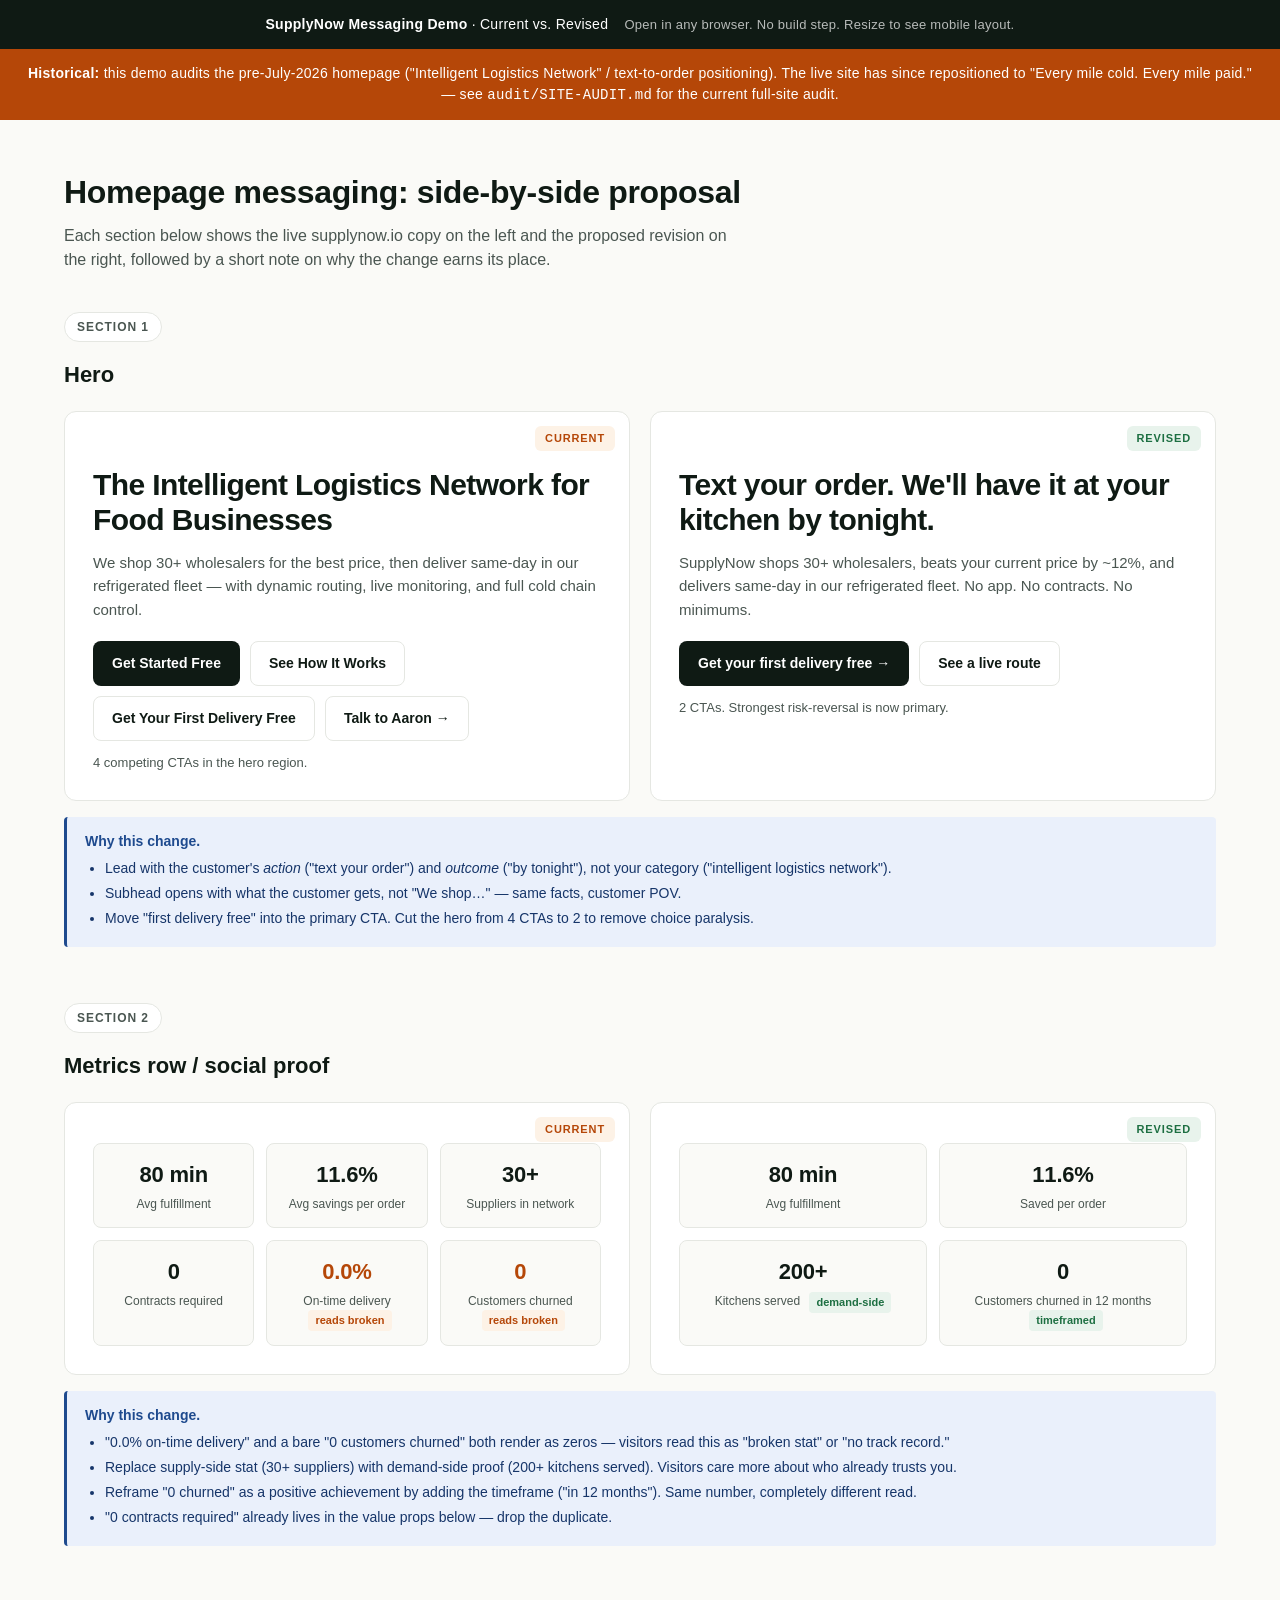
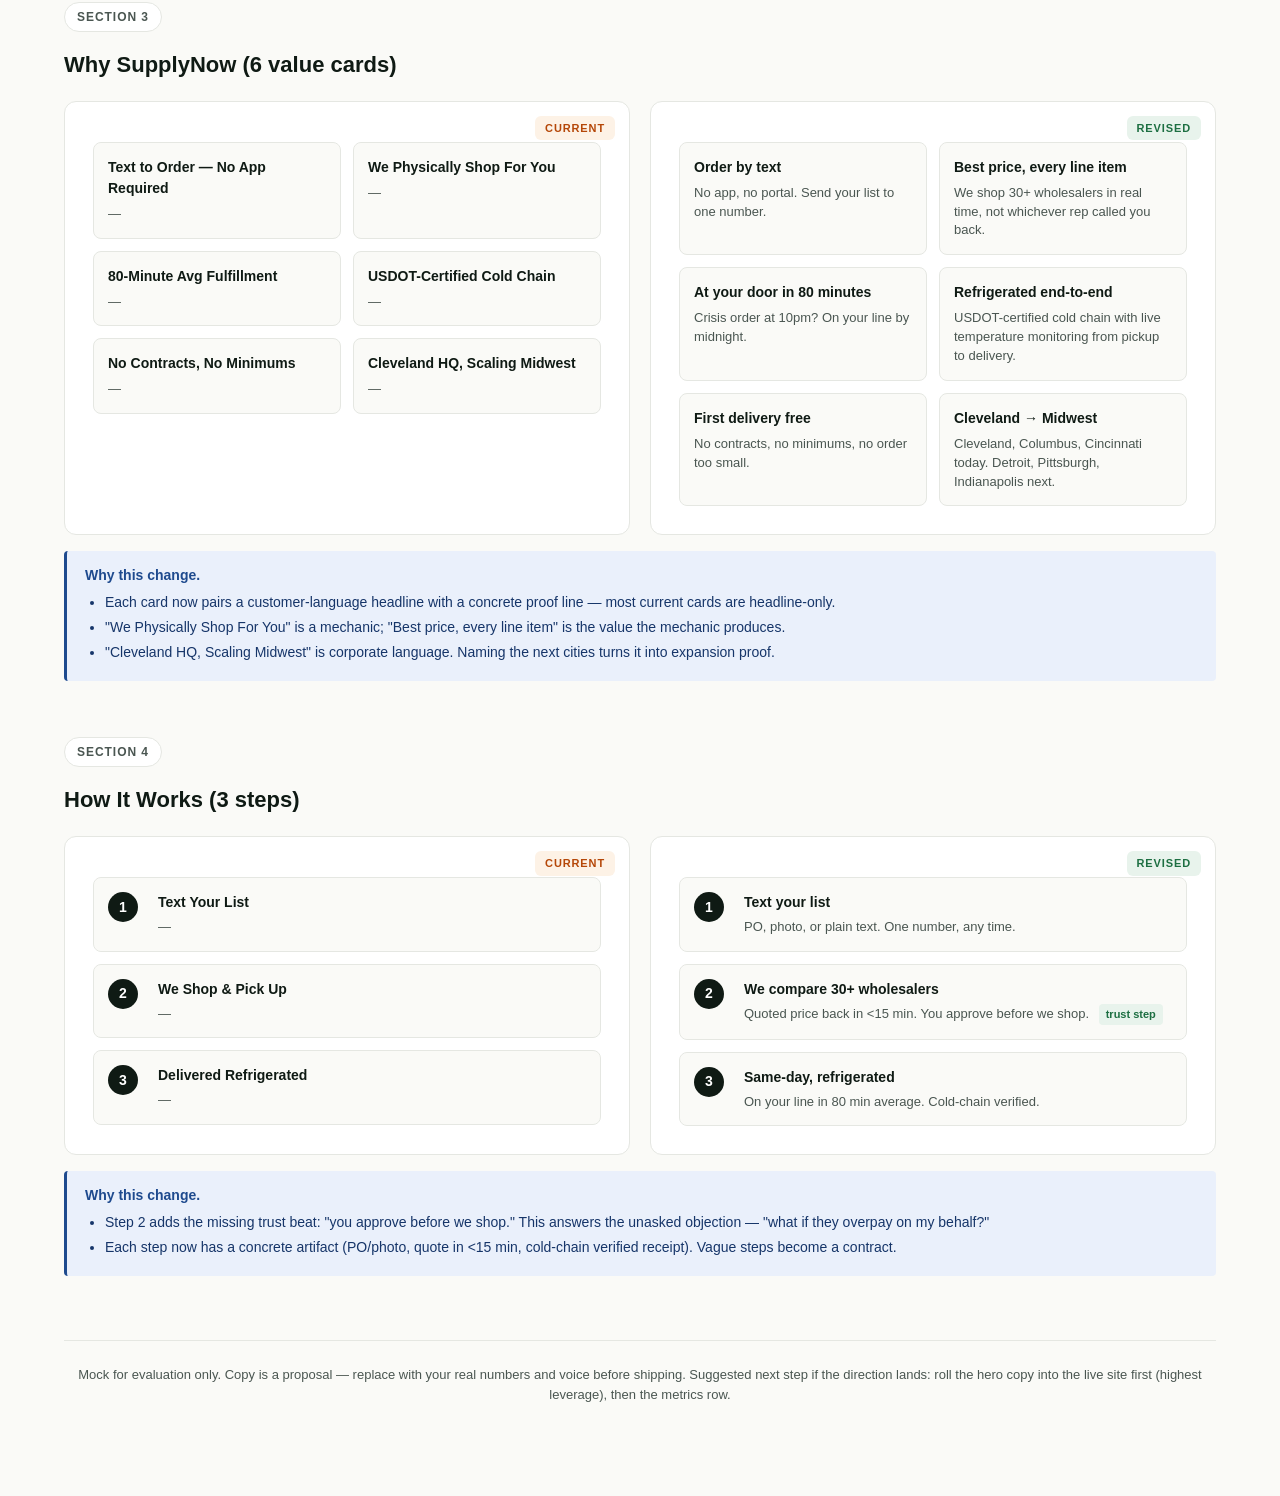
<file: demo/index.html>
<!DOCTYPE html>
<html lang="en">
<head>
<meta charset="UTF-8" />
<meta name="viewport" content="width=device-width, initial-scale=1.0" />
<title>SupplyNow Messaging Demo — Current vs. Revised</title>
<style>
  :root {
    --bg: #fafaf7;
    --surface: #ffffff;
    --ink: #0f1a14;
    --ink-soft: #4a5651;
    --line: #e5e7e2;
    --accent: #0f1a14;
    --accent-hover: #1f2a23;
    --good: #1d6f42;
    --good-bg: #e8f3ec;
    --warn: #b54708;
    --warn-bg: #fdf2e6;
    --note: #1e4a8e;
    --note-bg: #eaf0fb;
    --max: 1200px;
  }
  * { box-sizing: border-box; }
  html, body {
    margin: 0;
    padding: 0;
    background: var(--bg);
    color: var(--ink);
    font-family: -apple-system, BlinkMacSystemFont, "Inter", "Segoe UI", Roboto, sans-serif;
    line-height: 1.5;
    -webkit-font-smoothing: antialiased;
  }
  .top-banner {
    background: var(--ink);
    color: #fff;
    padding: 14px 24px;
    text-align: center;
    font-size: 14px;
    letter-spacing: 0.02em;
  }
  .top-banner strong { font-weight: 600; }
  .top-banner .hint {
    opacity: 0.7;
    margin-left: 12px;
    font-size: 13px;
  }
  .container {
    max-width: var(--max);
    margin: 0 auto;
    padding: 48px 24px 80px;
  }
  .page-title {
    font-size: 32px;
    font-weight: 700;
    margin: 0 0 8px;
    letter-spacing: -0.01em;
  }
  .page-subtitle {
    font-size: 16px;
    color: var(--ink-soft);
    margin: 0 0 40px;
    max-width: 680px;
  }
  .section {
    margin-bottom: 56px;
  }
  .section-label {
    display: inline-block;
    font-size: 12px;
    font-weight: 600;
    text-transform: uppercase;
    letter-spacing: 0.08em;
    color: var(--ink-soft);
    background: var(--surface);
    border: 1px solid var(--line);
    padding: 5px 12px;
    border-radius: 999px;
    margin-bottom: 16px;
  }
  .section-heading {
    font-size: 22px;
    font-weight: 600;
    margin: 0 0 20px;
  }
  .compare {
    display: grid;
    grid-template-columns: 1fr 1fr;
    gap: 20px;
  }
  @media (max-width: 820px) {
    .compare { grid-template-columns: 1fr; }
  }
  .col {
    background: var(--surface);
    border: 1px solid var(--line);
    border-radius: 12px;
    padding: 28px;
    position: relative;
    overflow: hidden;
  }
  .col-tag {
    position: absolute;
    top: 14px;
    right: 14px;
    font-size: 11px;
    font-weight: 600;
    text-transform: uppercase;
    letter-spacing: 0.08em;
    padding: 4px 10px;
    border-radius: 6px;
  }
  .col.current .col-tag {
    background: var(--warn-bg);
    color: var(--warn);
  }
  .col.revised .col-tag {
    background: var(--good-bg);
    color: var(--good);
  }

  /* ----- Mock-styled hero ----- */
  .hero h1 {
    font-size: 30px;
    font-weight: 700;
    line-height: 1.15;
    letter-spacing: -0.02em;
    margin: 28px 0 14px;
  }
  .hero p {
    font-size: 15px;
    color: var(--ink-soft);
    margin: 0 0 20px;
    line-height: 1.55;
  }
  .cta-row {
    display: flex;
    gap: 10px;
    flex-wrap: wrap;
  }
  .btn {
    display: inline-block;
    padding: 11px 18px;
    border-radius: 8px;
    font-size: 14px;
    font-weight: 600;
    text-decoration: none;
    border: 1px solid transparent;
    cursor: default;
  }
  .btn.primary {
    background: var(--accent);
    color: #fff;
  }
  .btn.secondary {
    background: transparent;
    color: var(--ink);
    border-color: var(--line);
  }
  .btn.tiny {
    padding: 7px 12px;
    font-size: 13px;
  }
  .cta-extra {
    display: block;
    margin-top: 12px;
    font-size: 13px;
    color: var(--ink-soft);
  }

  /* ----- Metrics ----- */
  .metrics {
    display: grid;
    grid-template-columns: repeat(3, 1fr);
    gap: 12px;
    margin-top: 12px;
  }
  .metrics.six { grid-template-columns: repeat(3, 1fr); }
  .metrics.four { grid-template-columns: repeat(2, 1fr); }
  .metric {
    background: var(--bg);
    border: 1px solid var(--line);
    border-radius: 8px;
    padding: 14px 12px;
    text-align: center;
  }
  .metric .num {
    display: block;
    font-size: 22px;
    font-weight: 700;
    letter-spacing: -0.01em;
  }
  .metric .num.broken {
    color: var(--warn);
  }
  .metric .label {
    display: block;
    font-size: 12px;
    color: var(--ink-soft);
    margin-top: 4px;
  }

  /* ----- Value cards ----- */
  .cards {
    display: grid;
    grid-template-columns: repeat(2, 1fr);
    gap: 12px;
    margin-top: 12px;
  }
  .card {
    background: var(--bg);
    border: 1px solid var(--line);
    border-radius: 8px;
    padding: 14px;
  }
  .card h4 {
    margin: 0 0 6px;
    font-size: 14px;
    font-weight: 600;
  }
  .card p {
    margin: 0;
    font-size: 13px;
    color: var(--ink-soft);
    line-height: 1.45;
  }

  /* ----- How It Works ----- */
  .steps {
    display: grid;
    gap: 12px;
    margin-top: 12px;
  }
  .step {
    display: grid;
    grid-template-columns: 36px 1fr;
    gap: 14px;
    align-items: start;
    background: var(--bg);
    border: 1px solid var(--line);
    border-radius: 8px;
    padding: 14px;
  }
  .step-num {
    width: 30px;
    height: 30px;
    border-radius: 50%;
    background: var(--accent);
    color: #fff;
    display: flex;
    align-items: center;
    justify-content: center;
    font-weight: 700;
    font-size: 14px;
  }
  .step h4 { margin: 0 0 4px; font-size: 14px; font-weight: 600; }
  .step p { margin: 0; font-size: 13px; color: var(--ink-soft); }

  /* ----- Rationale callout ----- */
  .rationale {
    margin-top: 16px;
    background: var(--note-bg);
    border-left: 3px solid var(--note);
    border-radius: 4px;
    padding: 14px 18px;
    font-size: 14px;
    color: #163569;
  }
  .rationale strong { color: var(--note); }
  .rationale ul { margin: 6px 0 0; padding-left: 20px; }
  .rationale li { margin-bottom: 4px; }

  /* ----- Inline annotation flags ----- */
  .flag {
    display: inline-block;
    font-size: 11px;
    font-weight: 600;
    padding: 2px 7px;
    border-radius: 4px;
    margin-left: 6px;
    vertical-align: middle;
  }
  .flag.warn { background: var(--warn-bg); color: var(--warn); }
  .flag.good { background: var(--good-bg); color: var(--good); }

  .footer-note {
    margin-top: 64px;
    padding-top: 24px;
    border-top: 1px solid var(--line);
    font-size: 13px;
    color: var(--ink-soft);
    text-align: center;
  }
</style>
</head>
<body>
  <div class="top-banner">
    <strong>SupplyNow Messaging Demo</strong> &middot; Current vs. Revised
    <span class="hint">Open in any browser. No build step. Resize to see mobile layout.</span>
  </div>
  <div class="top-banner" style="background:#b54708;">
    <strong>Historical:</strong> this demo audits the pre-July-2026 homepage ("Intelligent Logistics Network" / text-to-order positioning). The live site has since repositioned to "Every mile cold. Every mile paid." — see <code>audit/SITE-AUDIT.md</code> for the current full-site audit.
  </div>

  <main class="container">
    <h1 class="page-title">Homepage messaging: side-by-side proposal</h1>
    <p class="page-subtitle">Each section below shows the live supplynow.io copy on the left and the proposed revision on the right, followed by a short note on why the change earns its place.</p>

    <!-- HERO -->
    <section class="section">
      <span class="section-label">Section 1</span>
      <h2 class="section-heading">Hero</h2>
      <div class="compare">
        <div class="col current hero">
          <span class="col-tag">Current</span>
          <h1>The Intelligent Logistics Network for Food Businesses</h1>
          <p>We shop 30+ wholesalers for the best price, then deliver same-day in our refrigerated fleet — with dynamic routing, live monitoring, and full cold chain control.</p>
          <div class="cta-row">
            <a class="btn primary">Get Started Free</a>
            <a class="btn secondary">See How It Works</a>
            <a class="btn secondary">Get Your First Delivery Free</a>
            <a class="btn secondary">Talk to Aaron →</a>
          </div>
          <span class="cta-extra">4 competing CTAs in the hero region.</span>
        </div>
        <div class="col revised hero">
          <span class="col-tag">Revised</span>
          <h1>Text your order. We'll have it at your kitchen by tonight.</h1>
          <p>SupplyNow shops 30+ wholesalers, beats your current price by ~12%, and delivers same-day in our refrigerated fleet. No app. No contracts. No minimums.</p>
          <div class="cta-row">
            <a class="btn primary">Get your first delivery free →</a>
            <a class="btn secondary">See a live route</a>
          </div>
          <span class="cta-extra">2 CTAs. Strongest risk-reversal is now primary.</span>
        </div>
      </div>
      <div class="rationale">
        <strong>Why this change.</strong>
        <ul>
          <li>Lead with the customer's <em>action</em> ("text your order") and <em>outcome</em> ("by tonight"), not your category ("intelligent logistics network").</li>
          <li>Subhead opens with what the customer gets, not "We shop…" — same facts, customer POV.</li>
          <li>Move "first delivery free" into the primary CTA. Cut the hero from 4 CTAs to 2 to remove choice paralysis.</li>
        </ul>
      </div>
    </section>

    <!-- METRICS -->
    <section class="section">
      <span class="section-label">Section 2</span>
      <h2 class="section-heading">Metrics row / social proof</h2>
      <div class="compare">
        <div class="col current">
          <span class="col-tag">Current</span>
          <div class="metrics">
            <div class="metric"><span class="num">80 min</span><span class="label">Avg fulfillment</span></div>
            <div class="metric"><span class="num">11.6%</span><span class="label">Avg savings per order</span></div>
            <div class="metric"><span class="num">30+</span><span class="label">Suppliers in network</span></div>
            <div class="metric"><span class="num">0</span><span class="label">Contracts required</span></div>
            <div class="metric"><span class="num broken">0.0%</span><span class="label">On-time delivery <span class="flag warn">reads broken</span></span></div>
            <div class="metric"><span class="num broken">0</span><span class="label">Customers churned <span class="flag warn">reads broken</span></span></div>
          </div>
        </div>
        <div class="col revised">
          <span class="col-tag">Revised</span>
          <div class="metrics four">
            <div class="metric"><span class="num">80 min</span><span class="label">Avg fulfillment</span></div>
            <div class="metric"><span class="num">11.6%</span><span class="label">Saved per order</span></div>
            <div class="metric"><span class="num">200+</span><span class="label">Kitchens served <span class="flag good">demand-side</span></span></div>
            <div class="metric"><span class="num">0</span><span class="label">Customers churned in 12 months <span class="flag good">timeframed</span></span></div>
          </div>
        </div>
      </div>
      <div class="rationale">
        <strong>Why this change.</strong>
        <ul>
          <li>"0.0% on-time delivery" and a bare "0 customers churned" both render as zeros — visitors read this as "broken stat" or "no track record."</li>
          <li>Replace supply-side stat (30+ suppliers) with demand-side proof (200+ kitchens served). Visitors care more about who already trusts you.</li>
          <li>Reframe "0 churned" as a positive achievement by adding the timeframe ("in 12 months"). Same number, completely different read.</li>
          <li>"0 contracts required" already lives in the value props below — drop the duplicate.</li>
        </ul>
      </div>
    </section>

    <!-- WHY SUPPLYNOW -->
    <section class="section">
      <span class="section-label">Section 3</span>
      <h2 class="section-heading">Why SupplyNow (6 value cards)</h2>
      <div class="compare">
        <div class="col current">
          <span class="col-tag">Current</span>
          <div class="cards">
            <div class="card"><h4>Text to Order — No App Required</h4><p>—</p></div>
            <div class="card"><h4>We Physically Shop For You</h4><p>—</p></div>
            <div class="card"><h4>80-Minute Avg Fulfillment</h4><p>—</p></div>
            <div class="card"><h4>USDOT-Certified Cold Chain</h4><p>—</p></div>
            <div class="card"><h4>No Contracts, No Minimums</h4><p>—</p></div>
            <div class="card"><h4>Cleveland HQ, Scaling Midwest</h4><p>—</p></div>
          </div>
        </div>
        <div class="col revised">
          <span class="col-tag">Revised</span>
          <div class="cards">
            <div class="card"><h4>Order by text</h4><p>No app, no portal. Send your list to one number.</p></div>
            <div class="card"><h4>Best price, every line item</h4><p>We shop 30+ wholesalers in real time, not whichever rep called you back.</p></div>
            <div class="card"><h4>At your door in 80 minutes</h4><p>Crisis order at 10pm? On your line by midnight.</p></div>
            <div class="card"><h4>Refrigerated end-to-end</h4><p>USDOT-certified cold chain with live temperature monitoring from pickup to delivery.</p></div>
            <div class="card"><h4>First delivery free</h4><p>No contracts, no minimums, no order too small.</p></div>
            <div class="card"><h4>Cleveland → Midwest</h4><p>Cleveland, Columbus, Cincinnati today. Detroit, Pittsburgh, Indianapolis next.</p></div>
          </div>
        </div>
      </div>
      <div class="rationale">
        <strong>Why this change.</strong>
        <ul>
          <li>Each card now pairs a customer-language headline with a concrete proof line — most current cards are headline-only.</li>
          <li>"We Physically Shop For You" is a mechanic; "Best price, every line item" is the value the mechanic produces.</li>
          <li>"Cleveland HQ, Scaling Midwest" is corporate language. Naming the next cities turns it into expansion proof.</li>
        </ul>
      </div>
    </section>

    <!-- HOW IT WORKS -->
    <section class="section">
      <span class="section-label">Section 4</span>
      <h2 class="section-heading">How It Works (3 steps)</h2>
      <div class="compare">
        <div class="col current">
          <span class="col-tag">Current</span>
          <div class="steps">
            <div class="step"><div class="step-num">1</div><div><h4>Text Your List</h4><p>—</p></div></div>
            <div class="step"><div class="step-num">2</div><div><h4>We Shop &amp; Pick Up</h4><p>—</p></div></div>
            <div class="step"><div class="step-num">3</div><div><h4>Delivered Refrigerated</h4><p>—</p></div></div>
          </div>
        </div>
        <div class="col revised">
          <span class="col-tag">Revised</span>
          <div class="steps">
            <div class="step"><div class="step-num">1</div><div><h4>Text your list</h4><p>PO, photo, or plain text. One number, any time.</p></div></div>
            <div class="step"><div class="step-num">2</div><div><h4>We compare 30+ wholesalers</h4><p>Quoted price back in &lt;15 min. You approve before we shop. <span class="flag good">trust step</span></p></div></div>
            <div class="step"><div class="step-num">3</div><div><h4>Same-day, refrigerated</h4><p>On your line in 80 min average. Cold-chain verified.</p></div></div>
          </div>
        </div>
      </div>
      <div class="rationale">
        <strong>Why this change.</strong>
        <ul>
          <li>Step 2 adds the missing trust beat: "you approve before we shop." This answers the unasked objection — "what if they overpay on my behalf?"</li>
          <li>Each step now has a concrete artifact (PO/photo, quote in &lt;15 min, cold-chain verified receipt). Vague steps become a contract.</li>
        </ul>
      </div>
    </section>

    <p class="footer-note">
      Mock for evaluation only. Copy is a proposal — replace with your real numbers and voice before shipping.
      Suggested next step if the direction lands: roll the hero copy into the live site first (highest leverage), then the metrics row.
    </p>
  </main>
</body>
</html>
</file>
